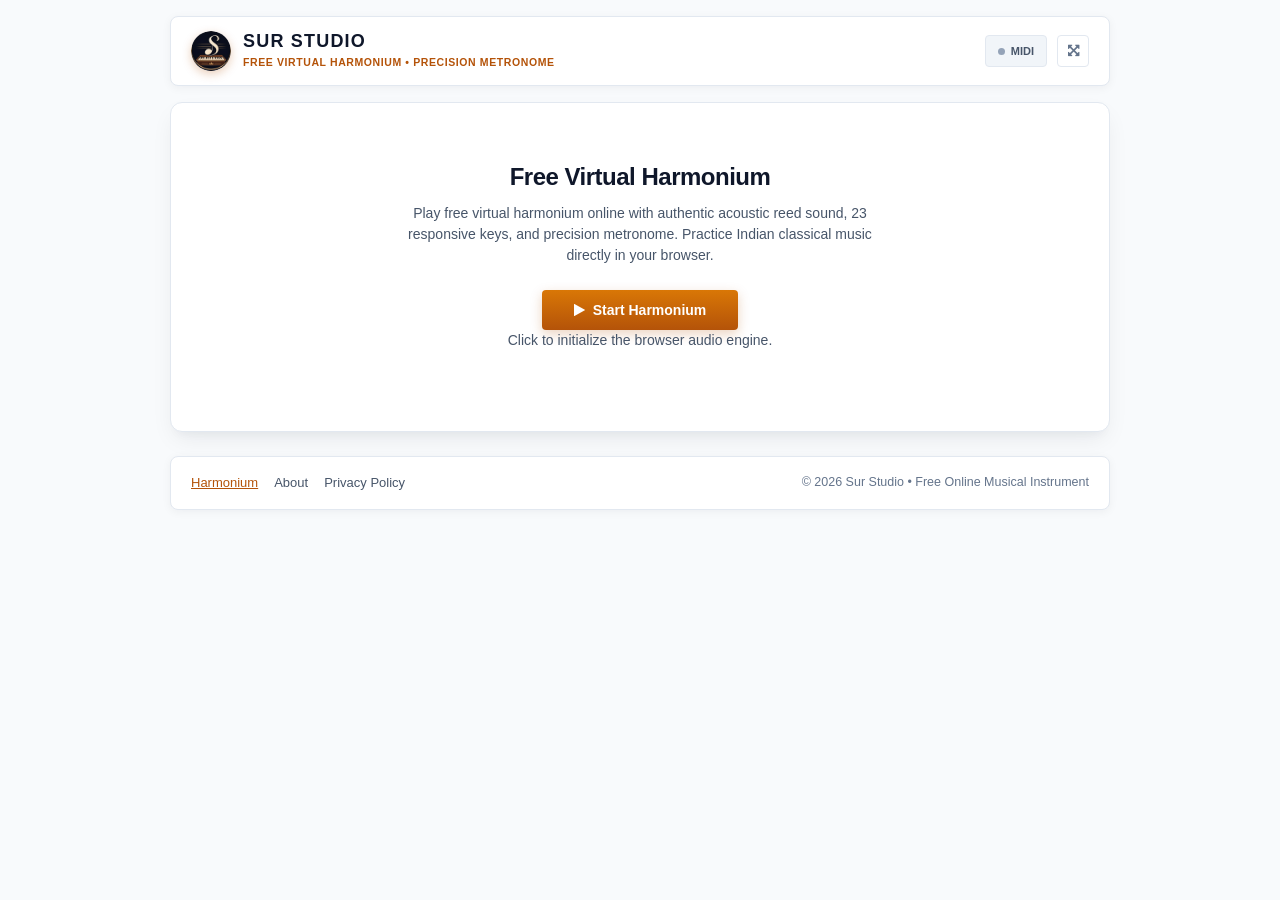
<file: index.html>
<!DOCTYPE html>
<html lang="en">

<head>
    <meta charset="utf-8">
    <meta name="viewport" content="width=device-width, initial-scale=1">
    <title>Free Virtual Harmonium | Sur Studio</title>
    <meta name="description" content="Play free virtual harmonium online with authentic acoustic reed sound, 23 responsive keys, and precision metronome. Practice Indian classical music with Sur Studio.">
    <link rel="canonical" href="https://ekvansh9-pixel.github.io/sur-studio-pro/">
    <meta name="robots" content="index, follow, max-snippet:-1, max-image-preview:large, max-video-preview:-1">

    <!-- Favicon & Touch Icons -->
    <link rel="icon" type="image/x-icon" href="favicon.ico">
    <link rel="icon" type="image/png" sizes="48x48" href="assets/favicon-48x48.png">
    <link rel="icon" type="image/png" sizes="96x96" href="assets/favicon-96x96.png">
    <link rel="icon" type="image/png" sizes="192x192" href="assets/icon-192.png">
    <link rel="apple-touch-icon" sizes="180x180" href="assets/apple-touch-icon.png">
    <link rel="manifest" href="site.webmanifest">
    <meta name="theme-color" content="#b45309">

    <!-- Open Graph / Facebook -->
    <meta property="og:type" content="website">
    <meta property="og:url" content="https://ekvansh9-pixel.github.io/sur-studio-pro/">
    <meta property="og:title" content="Free Virtual Harmonium | Sur Studio">
    <meta property="og:description" content="Play free virtual harmonium online with authentic acoustic reed sound, 23 responsive keys, and precision metronome. Practice Indian classical music with Sur Studio.">
    <meta property="og:site_name" content="Sur Studio">
    <meta property="og:locale" content="en_US">
    <meta property="og:image" content="https://ekvansh9-pixel.github.io/sur-studio-pro/assets/og-image.png">
    <meta property="og:image:width" content="1200">
    <meta property="og:image:height" content="630">
    <meta property="og:image:alt" content="Sur Studio – Free Virtual Harmonium">

    <!-- Twitter / X -->
    <meta name="twitter:card" content="summary_large_image">
    <meta name="twitter:url" content="https://ekvansh9-pixel.github.io/sur-studio-pro/">
    <meta name="twitter:title" content="Free Virtual Harmonium | Sur Studio">
    <meta name="twitter:description" content="Play free virtual harmonium online with authentic acoustic reed sound, 23 responsive keys, and precision metronome. Practice Indian classical music with Sur Studio.">
    <meta name="twitter:image" content="https://ekvansh9-pixel.github.io/sur-studio-pro/assets/og-image.png">

    <!-- Schema.org WebSite Structured Data (for Google Search Site Name) -->
    <script type="application/ld+json">
    {
      "@context": "https://schema.org",
      "@type": "WebSite",
      "name": "Sur Studio",
      "alternateName": "Sur Studio Virtual Harmonium",
      "url": "https://ekvansh9-pixel.github.io/sur-studio-pro/"
    }
    </script>

    <!-- Schema.org WebApplication Structured Data -->
    <script type="application/ld+json">
    {
      "@context": "https://schema.org",
      "@type": "WebApplication",
      "name": "Sur Studio",
      "alternateName": [
        "Sur Studio Virtual Harmonium",
        "Free Virtual Harmonium",
        "Online Harmonium",
        "Sur Studio Harmonium"
      ],
      "url": "https://ekvansh9-pixel.github.io/sur-studio-pro/",
      "description": "Play free virtual harmonium online with authentic acoustic reed sound, 23 responsive keys, and precision metronome. Practice Indian classical music with Sur Studio.",
      "applicationCategory": "MusicApplication",
      "operatingSystem": "All modern browsers (Chrome, Edge, Firefox, Safari)",
      "browserRequirements": "Requires JavaScript and Web Audio API support",
      "inLanguage": "en",
      "isAccessibleForFree": true,
      "offers": {
        "@type": "Offer",
        "price": "0",
        "priceCurrency": "USD"
      },
      "featureList": [
        "23-Key Virtual Harmonium Keyboard (Mandra, Madhya, Taar Saptak)",
        "Authentic acoustic harmonium multi-reed audio engine",
        "Procedural additive synthesis offline fallback",
        "Sample-accurate precision Web Audio metronome (30-240 BPM)",
        "Bhatkhande Indian Sargam and Western note notation modes",
        "Semitone pitch transposition and octave register shift",
        "Dynamic reed layering and 3-band tone equalization",
        "Acoustic convolution reverb and dynamics limiter",
        "Hardware Web MIDI controller support",
        "Custom audio sampler with sample file import"
      ]
    }
    </script>

    <!-- Security Meta Protections for Static Deployment -->
    <meta http-equiv="Content-Security-Policy" content="default-src 'self'; script-src 'self'; style-src 'self' https://cdnjs.cloudflare.com 'unsafe-inline'; font-src 'self' https://cdnjs.cloudflare.com; img-src 'self' data:; media-src 'self' https:; connect-src 'self' https:; object-src 'none'; base-uri 'self';">
    <meta name="referrer" content="strict-origin-when-cross-origin">

    <!-- Fonts & Icons with Subresource Integrity (SRI) -->
    <link rel="stylesheet" href="https://cdnjs.cloudflare.com/ajax/libs/font-awesome/4.7.0/css/font-awesome.min.css" integrity="sha512-SfTiTlX6kk+qitfevl/7LibUOeJWlt9rbyDn92a1DqWOw9vWG2MFoays0sgObmWazO5BQPiFucnnEAjpAB+/Sw==" crossorigin="anonymous" referrerpolicy="no-referrer">
    <link rel="stylesheet" href="css/style.css">
</head>

<body>

    <div class="app-wrapper">

        <!-- ── Top Header ─────────────────────────────────────────────── -->
        <header class="app-header">
            <div class="brand">
                <div class="brand-icon" title="Sur Studio">
                    <img src="assets/favicon-96x96.png" class="brand-logo-img" alt="Sur Studio Logo" width="40" height="40">
                </div>
                <div class="brand-text">
                    <h1 class="brand-title">SUR STUDIO</h1>
                    <span class="brand-sub">Free Virtual Harmonium &bull; Precision Metronome</span>
                </div>
            </div>

            <div class="header-actions">
                <span id="midiBadge" class="status-badge" title="MIDI Hardware Status">
                    <span class="dot"></span> MIDI
                </span>
                <button type="button" id="fullscreenBtn" class="icon-btn" title="Toggle Fullscreen" aria-label="Fullscreen">
                    <i class="fa fa-arrows-alt"></i>
                </button>
            </div>
        </header>

        <!-- ── Initial Audio Unlock Screen ────────────────────────────── -->
        <div id="loadScreen" class="start-card">
            <h2>Free Virtual Harmonium</h2>
            <p>Play free virtual harmonium online with authentic acoustic reed sound, 23 responsive keys, and precision metronome. Practice Indian classical music directly in your browser.</p>
            <button id="loadBtn" type="button" class="btn-primary">
                <i class="fa fa-play"></i> Start Harmonium
            </button>
            <p id="loadMsg" class="sub-text">Click to initialize the browser audio engine.</p>
        </div>

        <!-- ── Main Harmonium & Metronome Screen ──────────────────────── -->
        <main id="mainScreen" hidden>

            <!-- ── 1. The Harmonium Keyboard (Centerpiece) ─────────────── -->
            <section class="keyboard-card">
                <div class="keyboard-toolbar">
                    <div class="toolbar-spec">
                        <i class="fa fa-music"></i>
                        <span>23-Key Harmonium &bull; Mandra to Taar Saptak</span>
                    </div>
                    <!-- Label Mode Selector -->
                    <div class="label-mode-switch" id="labelModeSwitch">
                        <span class="switch-title">Key Labels:</span>
                        <button type="button" class="pill-btn active" data-mode="sargam">Sargam</button>
                        <button type="button" class="pill-btn" data-mode="western">Western</button>
                        <button type="button" class="pill-btn" data-mode="none">Off</button>
                    </div>
                </div>

                <!-- SVG Keyboard -->
                <svg id="keyboard" viewBox="-2 -2 298 104" role="group" aria-label="Harmonium Keyboard"></svg>
            </section>

            <!-- ── 2. Metronome Section ──────────────────────────────── -->
            <section class="metronome-card">
                <div class="card-head">
                    <div class="card-title">
                        <i class="fa fa-clock-o"></i> Metronome
                    </div>
                    <div id="metroLed" class="metro-led" title="Beat pulse"></div>
                </div>

                <div class="metro-grid">
                    <!-- Col 1: Start/Stop Button -->
                    <div class="metro-col metro-col-toggle">
                        <div class="item-label-row">
                            <span class="item-label">Status</span>
                        </div>
                        <button id="metroToggleBtn" type="button" class="btn-metro-toggle metro-ctrl-box">
                            <i class="fa fa-play"></i> Start
                        </button>
                    </div>

                    <!-- Col 2: BPM Controls -->
                    <div class="metro-col metro-col-bpm">
                        <div class="item-label-row">
                            <span class="item-label">Tempo</span>
                            <b id="bpmText" class="val-text">90 BPM</b>
                        </div>
                        <div class="stepper-box metro-ctrl-box">
                            <button type="button" class="btn-step" id="bpmDown" aria-label="Decrease BPM">-</button>
                            <input type="range" id="bpmSlider" class="range-slider" min="30" max="240" value="90" aria-label="BPM">
                            <button type="button" class="btn-step" id="bpmUp" aria-label="Increase BPM">+</button>
                        </div>
                    </div>

                    <!-- Col 3: Tap Tempo -->
                    <div class="metro-col metro-col-tap">
                        <div class="item-label-row">
                            <span class="item-label">Sync</span>
                        </div>
                        <button id="tapTempoBtn" type="button" class="btn-tap metro-ctrl-box">
                            <i class="fa fa-hand-pointer-o"></i> Tap Tempo
                        </button>
                    </div>

                    <!-- Col 4: Time Signature -->
                    <div class="metro-col metro-col-sig">
                        <div class="item-label-row">
                            <span class="item-label">Meter</span>
                        </div>
                        <select id="timeSigSelect" class="clean-select metro-ctrl-box" aria-label="Time signature">
                            <option value="4/4" selected>4/4 Time</option>
                            <option value="3/4">3/4 Waltz</option>
                            <option value="6/8">6/8 Compound</option>
                        </select>
                    </div>

                    <!-- Col 5: Metronome Volume -->
                    <div class="metro-col metro-col-vol">
                        <div class="item-label-row">
                            <span class="item-label">Click Vol</span>
                            <b id="metroVolText" class="val-text">50%</b>
                        </div>
                        <div class="slider-box metro-ctrl-box">
                            <input type="range" id="metroVolSlider" class="range-slider" min="0" max="100" value="50" aria-label="Metronome Volume">
                        </div>
                    </div>
                </div>
            </section>

            <!-- ── 3. Simple & Organized Instrument Controls ───────────── -->
            <div class="controls-grid">

                <!-- Panel 1: Sound & Master -->
                <div class="control-box">
                    <div class="box-title">
                        <span>Sound</span>
                    </div>

                    <!-- Row 1: Volume -->
                    <div class="control-row">
                        <div class="row-meta">
                            <span>Master Volume</span>
                            <span id="volumeLevel" class="val-text">30%</span>
                        </div>
                        <div class="row-control slider-wrap">
                            <input type="range" min="1" max="100" value="30" class="range-slider" id="myRange" aria-label="Master Volume">
                        </div>
                    </div>

                    <!-- Row 2: Reverb -->
                    <div class="control-row">
                        <div class="row-meta">
                            <span>Acoustic Reverb</span>
                            <label class="toggle-switch">
                                <input id="useReverb" type="checkbox" aria-label="Reverb">
                                <span class="toggle-slider"></span>
                            </label>
                        </div>
                        <div class="row-control">
                            <div class="info-pill"><i class="fa fa-volume-up"></i> Concert Hall Impulse</div>
                        </div>
                    </div>

                    <!-- Row 3: Additional Reeds Stepper -->
                    <div class="control-row">
                        <div class="row-meta">
                            <span>Additional Reeds</span>
                            <span id="stack" class="val-text">0</span>
                        </div>
                        <div class="row-control">
                            <div class="stepper-box">
                                <button type="button" class="btn-step" data-step="stack" data-delta="-1" aria-label="Fewer reeds">-</button>
                                <span class="step-label">Layered Reeds</span>
                                <button type="button" class="btn-step" data-step="stack" data-delta="1" aria-label="More reeds">+</button>
                            </div>
                        </div>
                    </div>
                </div>

                <!-- Panel 2: Pitch & Register -->
                <div class="control-box">
                    <div class="box-title">
                        <span>Pitch & Range</span>
                    </div>

                    <!-- Row 1: Transpose -->
                    <div class="control-row">
                        <div class="row-meta">
                            <span>Transpose: Root <b id="rootNote" style="color:var(--accent-amber);">C</b></span>
                            <span id="transpose" class="val-text">0</span>
                        </div>
                        <div class="row-control">
                            <div class="stepper-box">
                                <button type="button" class="btn-step" data-step="transpose" data-delta="-1" aria-label="Transpose down">-</button>
                                <span class="step-label">Semitone</span>
                                <button type="button" class="btn-step" data-step="transpose" data-delta="1" aria-label="Transpose up">+</button>
                            </div>
                        </div>
                    </div>

                    <!-- Row 2: Octave -->
                    <div class="control-row">
                        <div class="row-meta">
                            <span>Current Octave</span>
                            <span id="octave" class="val-text">3</span>
                        </div>
                        <div class="row-control">
                            <div class="stepper-box">
                                <button type="button" class="btn-step" data-step="octave" data-delta="-1" aria-label="Octave down">-</button>
                                <span class="step-label">Register</span>
                                <button type="button" class="btn-step" data-step="octave" data-delta="1" aria-label="Octave up">+</button>
                            </div>
                        </div>
                    </div>

                    <!-- Row 3: Concert Pitch Tuning -->
                    <div class="control-row">
                        <div class="row-meta">
                            <span>Concert Pitch</span>
                            <span class="val-text">A4 = 440 Hz</span>
                        </div>
                        <div class="row-control">
                            <div class="info-pill"><i class="fa fa-music"></i> Standard 12-TET Tuning</div>
                        </div>
                    </div>
                </div>

                <!-- Panel 3: Tone & Equalizer -->
                <div class="control-box">
                    <div class="box-title">
                        <span>Tone & Equalizer</span>
                        <button id="toneReset" type="button" class="btn-small-reset">Reset</button>
                    </div>

                    <!-- Row 1: Attack & Release -->
                    <div class="control-row">
                        <div class="row-meta">
                            <span>Attack: <b id="val-attack" class="val-text">2 ms</b></span>
                            <span>Release: <b id="val-release" class="val-text">40 ms</b></span>
                        </div>
                        <div class="row-control dual-inputs">
                            <input type="range" class="range-slider" data-setting="attack" min="0" max="200" step="1" value="2" title="Attack">
                            <input type="range" class="range-slider" data-setting="release" min="0" max="1000" step="5" value="40" title="Release">
                        </div>
                    </div>

                    <!-- Row 2: 3-Band EQ -->
                    <div class="control-row">
                        <div class="row-meta">
                            <span>Bass / Mid / Treble</span>
                            <span id="val-eqLow" class="val-text">0 dB</span>
                        </div>
                        <div class="row-control triple-inputs">
                            <input type="range" class="range-slider" data-setting="eqLow" min="-12" max="12" step="1" value="0" title="Bass">
                            <input type="range" class="range-slider" data-setting="eqMid" min="-12" max="12" step="1" value="0" title="Mid">
                            <input type="range" class="range-slider" data-setting="eqHigh" min="-12" max="12" step="1" value="0" title="Treble">
                        </div>
                    </div>

                    <!-- Row 3: Tone Character -->
                    <div class="control-row">
                        <div class="row-meta">
                            <span>Tone Character</span>
                            <span class="val-text">Harmonic</span>
                        </div>
                        <div class="row-control">
                            <div class="info-pill"><i class="fa fa-sliders"></i> Dynamic Reed Filter</div>
                        </div>
                    </div>
                </div>

                <!-- Panel 4: MIDI Hardware -->
                <div class="control-box">
                    <div class="box-title">
                        <span>MIDI Keyboard</span>
                        <button id="midiRefresh" type="button" class="btn-small-reset" title="Refresh MIDI ports">
                            <i class="fa fa-refresh"></i>
                        </button>
                    </div>

                    <!-- Row 1: Port -->
                    <div class="control-row">
                        <div class="row-meta">
                            <span>Device Port</span>
                            <span id="midiStatus" class="val-text">Inactive</span>
                        </div>
                        <div class="row-control">
                            <select id="midiInputDevices" class="clean-select" aria-label="MIDI input device">
                                <option value="all">All inputs</option>
                            </select>
                        </div>
                    </div>

                    <!-- Row 2: Mode -->
                    <div class="control-row">
                        <div class="row-meta">
                            <span>Input Mode</span>
                            <span class="val-text">Omni (Ch 1–16)</span>
                        </div>
                        <div class="row-control">
                            <div class="info-pill"><i class="fa fa-plug"></i> Note-On / Note-Off / CC7</div>
                        </div>
                    </div>

                    <!-- Row 3: Activity Monitor -->
                    <div class="control-row">
                        <div class="row-meta">
                            <span>Activity Monitor</span>
                            <span class="val-text">Live</span>
                        </div>
                        <div class="row-control">
                            <div class="activity-box">
                                <p id="midiActivity" class="midi-msg-text">No messages received.</p>
                            </div>
                        </div>
                    </div>
                </div>

            </div>

            <!-- ── 4. Custom Sampler (Clean Collapsible Accordion) ──────── -->
            <details class="sampler-accordion">
                <summary class="accordion-head">
                    <i class="fa fa-cog"></i> Custom Audio Sampler (Optional)
                </summary>
                <div class="accordion-body">
                    <p style="font-size: 12px; color: var(--text-muted); margin-bottom: 8px;">
                        Load custom sample URLs: <code>URL note [loopStart] [loopEnd]</code>
                    </p>
                    <textarea id="samplerUrls" class="clean-textarea" rows="3" placeholder="https://example.com/harmonium_C3.wav C3&#10;https://example.com/harmonium_G3.wav G3 0.8"></textarea>
                    
                    <div style="display: flex; gap: 8px; margin: 10px 0;">
                        <button id="samplerApply" type="button" class="btn-action">Load Samples</button>
                        <button id="samplerReset" type="button" class="btn-secondary">Use Built-in</button>
                    </div>

                    <div class="sampler-file-upload">
                        <span class="file-prompt">Or load audio files from device (must include note pitch in name, e.g. <code>harmonium_D4.wav</code>):</span>
                        <input type="file" id="samplerFiles" accept="audio/*" multiple class="clean-file-input">
                    </div>

                    <div id="samplerStatus" class="sampler-status-pill">
                        <i class="fa fa-check-circle"></i> Using the built-in harmonium sample.
                    </div>
                </div>
            </details>

        </main>

        <!-- ── Site Footer ─────────────────────────────────────────── -->
        <footer class="site-footer">
            <nav class="footer-nav" aria-label="Footer Navigation">
                <a href="./" class="footer-link active" title="Play Harmonium">Harmonium</a>
                <a href="about.html" class="footer-link" title="About Sur Studio">About</a>
                <a href="privacy.html" class="footer-link" title="Privacy Policy">Privacy Policy</a>
            </nav>
            <div class="footer-copy">
                &copy; 2026 Sur Studio &bull; Free Online Musical Instrument
            </div>
        </footer>

    </div>

    <!-- Application Scripts -->
    <script src="js/procedural-harmonium.js"></script>
    <script src="js/audio-engine.js"></script>
    <script src="js/metronome-engine.js"></script>
    <script src="js/midi-manager.js"></script>
    <script src="js/keyboard-view.js"></script>
    <script src="js/app.js"></script>

</body>

</html>
</file>
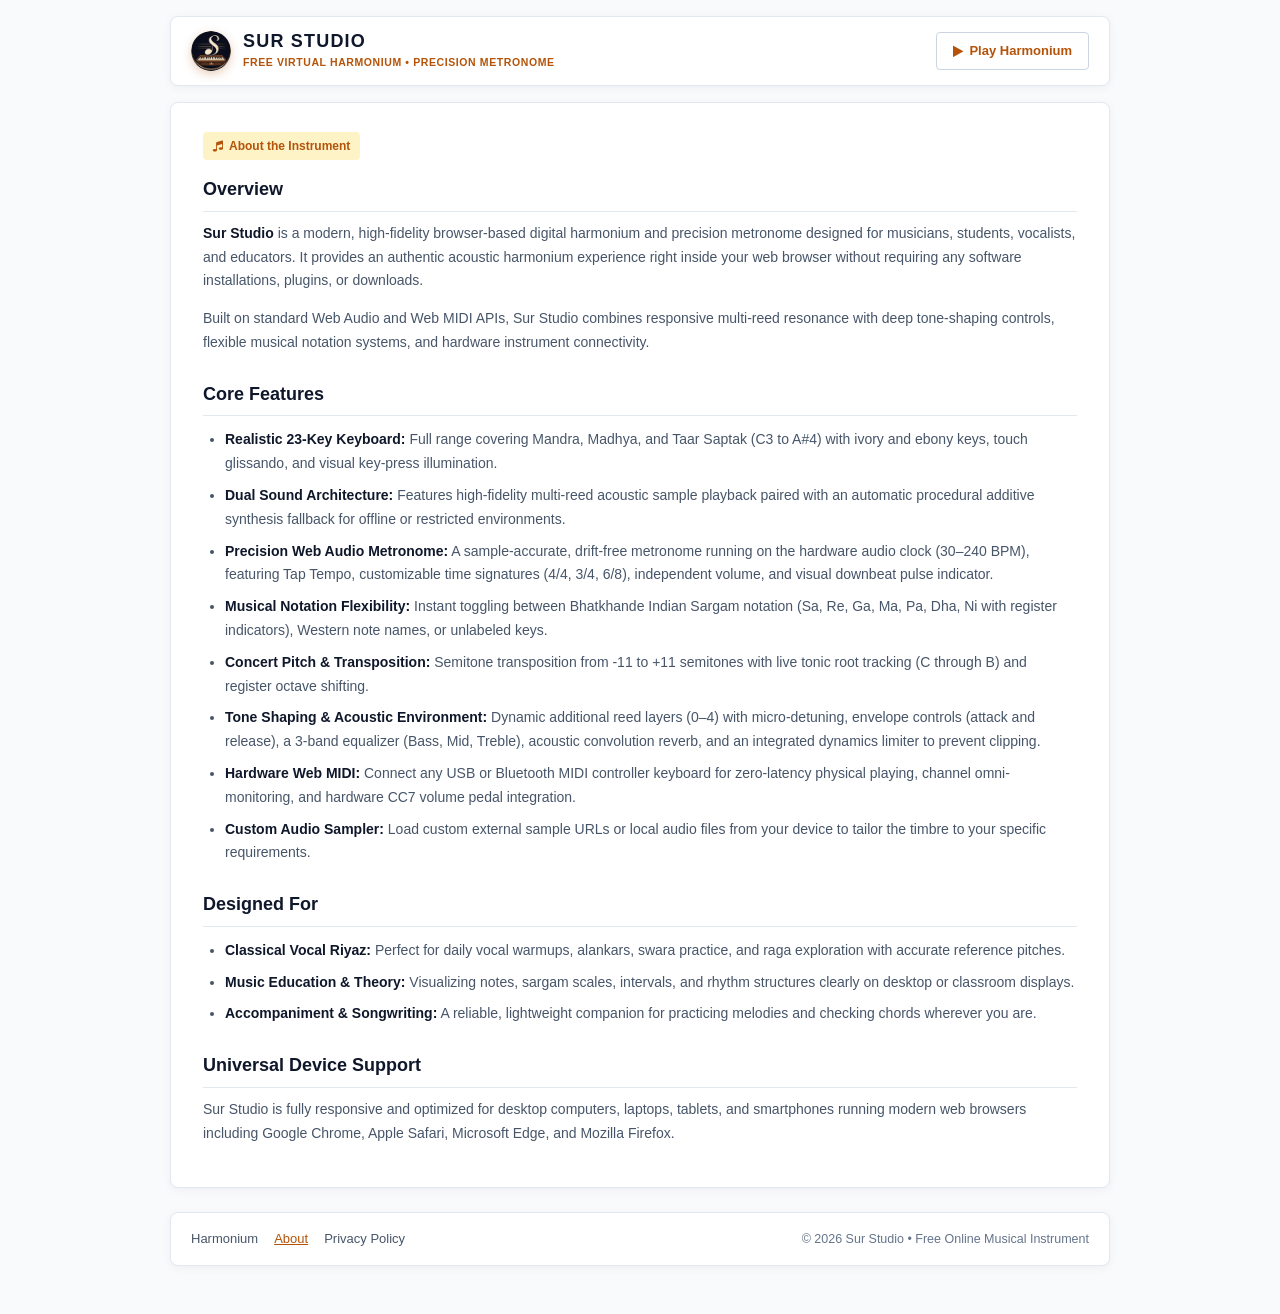
<file: about.html>
<!DOCTYPE html>
<html lang="en">

<head>
    <meta charset="utf-8">
    <meta name="viewport" content="width=device-width, initial-scale=1">
    <title>About Sur Studio – Free Online Harmonium & Metronome</title>
    <meta name="description" content="Learn about Sur Studio, a free online digital harmonium designed for classical Indian music practice, vocalists, and keyboard players. Play directly in your browser.">
    <link rel="canonical" href="https://ekvansh9-pixel.github.io/sur-studio-pro/about.html">
    <meta name="robots" content="index, follow">

    <!-- Favicon & Touch Icons -->
    <link rel="icon" type="image/x-icon" href="favicon.ico">
    <link rel="icon" type="image/png" sizes="48x48" href="assets/favicon-48x48.png">
    <link rel="icon" type="image/png" sizes="96x96" href="assets/favicon-96x96.png">
    <link rel="icon" type="image/png" sizes="192x192" href="assets/icon-192.png">
    <link rel="apple-touch-icon" sizes="180x180" href="assets/apple-touch-icon.png">
    <link rel="manifest" href="site.webmanifest">
    <meta name="theme-color" content="#b45309">

    <!-- Open Graph / Facebook -->
    <meta property="og:type" content="article">
    <meta property="og:url" content="https://ekvansh9-pixel.github.io/sur-studio-pro/about.html">
    <meta property="og:title" content="About Sur Studio – Free Online Harmonium & Metronome">
    <meta property="og:description" content="Learn about Sur Studio, a free online digital harmonium designed for classical Indian music practice, vocalists, and keyboard players. Play directly in your browser.">
    <meta property="og:site_name" content="Sur Studio">
    <meta property="og:image" content="https://ekvansh9-pixel.github.io/sur-studio-pro/assets/og-image.png">

    <!-- Twitter / X -->
    <meta name="twitter:card" content="summary_large_image">
    <meta name="twitter:url" content="https://ekvansh9-pixel.github.io/sur-studio-pro/about.html">
    <meta name="twitter:title" content="About Sur Studio – Free Online Harmonium & Metronome">
    <meta name="twitter:description" content="Learn about Sur Studio, a free online digital harmonium designed for classical Indian music practice, vocalists, and keyboard players. Play directly in your browser.">
    <meta name="twitter:image" content="https://ekvansh9-pixel.github.io/sur-studio-pro/assets/og-image.png">

    <!-- Security Meta Protections for Static Deployment -->
    <meta http-equiv="Content-Security-Policy" content="default-src 'self'; script-src 'self'; style-src 'self' https://cdnjs.cloudflare.com 'unsafe-inline'; font-src 'self' https://cdnjs.cloudflare.com; img-src 'self' data:; media-src 'self' https:; connect-src 'self' https:; object-src 'none'; base-uri 'self';">
    <meta name="referrer" content="strict-origin-when-cross-origin">

    <!-- Fonts & Icons with Subresource Integrity (SRI) -->
    <link rel="stylesheet" href="https://cdnjs.cloudflare.com/ajax/libs/font-awesome/4.7.0/css/font-awesome.min.css" integrity="sha512-SfTiTlX6kk+qitfevl/7LibUOeJWlt9rbyDn92a1DqWOw9vWG2MFoays0sgObmWazO5BQPiFucnnEAjpAB+/Sw==" crossorigin="anonymous" referrerpolicy="no-referrer">
    <link rel="stylesheet" href="css/style.css">
</head>

<body>

    <div class="app-wrapper">

        <!-- ── Top Header ─────────────────────────────────────────────── -->
        <header class="app-header">
            <div class="brand">
                <a href="./" style="display: flex; align-items: center; gap: 12px; text-decoration: none; color: inherit;">
                    <div class="brand-icon" title="Sur Studio">
                        <img src="assets/favicon-96x96.png" class="brand-logo-img" alt="Sur Studio Logo" width="40" height="40">
                    </div>
                    <div class="brand-text">
                        <h1 class="brand-title">SUR STUDIO</h1>
                        <span class="brand-sub">Free Virtual Harmonium &bull; Precision Metronome</span>
                    </div>
                </a>
            </div>

            <div class="header-actions">
                <a href="./" class="back-btn" title="Back to Harmonium">
                    <i class="fa fa-play"></i> Play Harmonium
                </a>
            </div>
        </header>

        <!-- ── About Content ───────────────────────────────────────────── -->
        <main>
            <article class="content-card">
                <div class="badge-pill">
                    <i class="fa fa-music"></i> About the Instrument
                </div>
                <h2>Overview</h2>
                <p>
                    <strong>Sur Studio</strong> is a modern, high-fidelity browser-based digital harmonium and precision metronome designed for musicians, students, vocalists, and educators. It provides an authentic acoustic harmonium experience right inside your web browser without requiring any software installations, plugins, or downloads.
                </p>
                <p>
                    Built on standard Web Audio and Web MIDI APIs, Sur Studio combines responsive multi-reed resonance with deep tone-shaping controls, flexible musical notation systems, and hardware instrument connectivity.
                </p>

                <h2>Core Features</h2>
                <ul>
                    <li>
                        <strong>Realistic 23-Key Keyboard:</strong> Full range covering Mandra, Madhya, and Taar Saptak (C3 to A#4) with ivory and ebony keys, touch glissando, and visual key-press illumination.
                    </li>
                    <li>
                        <strong>Dual Sound Architecture:</strong> Features high-fidelity multi-reed acoustic sample playback paired with an automatic procedural additive synthesis fallback for offline or restricted environments.
                    </li>
                    <li>
                        <strong>Precision Web Audio Metronome:</strong> A sample-accurate, drift-free metronome running on the hardware audio clock (30–240 BPM), featuring Tap Tempo, customizable time signatures (4/4, 3/4, 6/8), independent volume, and visual downbeat pulse indicator.
                    </li>
                    <li>
                        <strong>Musical Notation Flexibility:</strong> Instant toggling between Bhatkhande Indian Sargam notation (Sa, Re, Ga, Ma, Pa, Dha, Ni with register indicators), Western note names, or unlabeled keys.
                    </li>
                    <li>
                        <strong>Concert Pitch & Transposition:</strong> Semitone transposition from -11 to +11 semitones with live tonic root tracking (C through B) and register octave shifting.
                    </li>
                    <li>
                        <strong>Tone Shaping & Acoustic Environment:</strong> Dynamic additional reed layers (0–4) with micro-detuning, envelope controls (attack and release), a 3-band equalizer (Bass, Mid, Treble), acoustic convolution reverb, and an integrated dynamics limiter to prevent clipping.
                    </li>
                    <li>
                        <strong>Hardware Web MIDI:</strong> Connect any USB or Bluetooth MIDI controller keyboard for zero-latency physical playing, channel omni-monitoring, and hardware CC7 volume pedal integration.
                    </li>
                    <li>
                        <strong>Custom Audio Sampler:</strong> Load custom external sample URLs or local audio files from your device to tailor the timbre to your specific requirements.
                    </li>
                </ul>

                <h2>Designed For</h2>
                <ul>
                    <li>
                        <strong>Classical Vocal Riyaz:</strong> Perfect for daily vocal warmups, alankars, swara practice, and raga exploration with accurate reference pitches.
                    </li>
                    <li>
                        <strong>Music Education & Theory:</strong> Visualizing notes, sargam scales, intervals, and rhythm structures clearly on desktop or classroom displays.
                    </li>
                    <li>
                        <strong>Accompaniment & Songwriting:</strong> A reliable, lightweight companion for practicing melodies and checking chords wherever you are.
                    </li>
                </ul>

                <h2>Universal Device Support</h2>
                <p>
                    Sur Studio is fully responsive and optimized for desktop computers, laptops, tablets, and smartphones running modern web browsers including Google Chrome, Apple Safari, Microsoft Edge, and Mozilla Firefox.
                </p>
            </article>
        </main>

        <!-- ── Site Footer ─────────────────────────────────────────── -->
        <footer class="site-footer">
            <nav class="footer-nav" aria-label="Footer Navigation">
                <a href="./" class="footer-link" title="Play Harmonium">Harmonium</a>
                <a href="about.html" class="footer-link active" title="About Sur Studio">About</a>
                <a href="privacy.html" class="footer-link" title="Privacy Policy">Privacy Policy</a>
            </nav>
            <div class="footer-copy">
                &copy; 2026 Sur Studio &bull; Free Online Musical Instrument
            </div>
        </footer>

    </div>

</body>

</html>
</file>
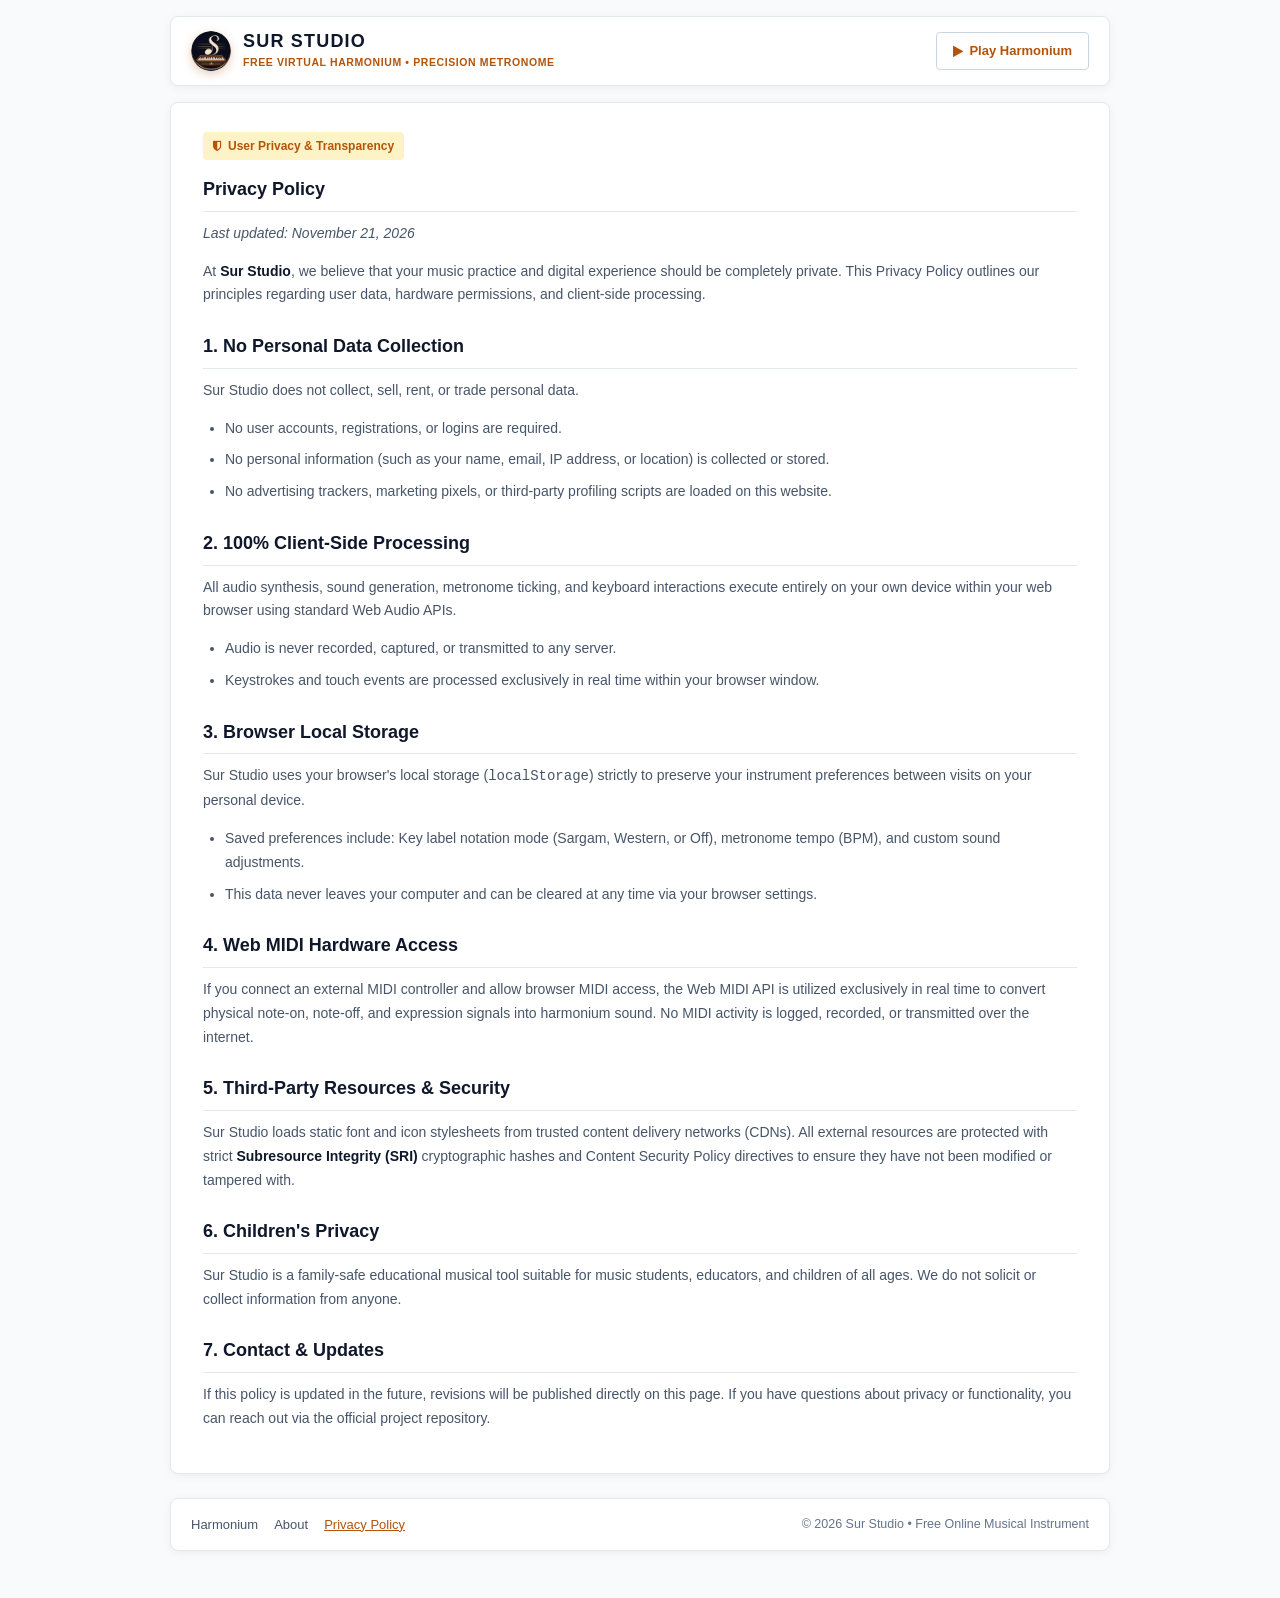
<file: privacy.html>
<!DOCTYPE html>
<html lang="en">

<head>
    <meta charset="utf-8">
    <meta name="viewport" content="width=device-width, initial-scale=1">
    <title>Privacy Policy – Sur Studio</title>
    <meta name="description" content="Privacy Policy for Sur Studio. Learn how your privacy is protected when using our online digital harmonium.">
    <link rel="canonical" href="https://ekvansh9-pixel.github.io/sur-studio-pro/privacy.html">
    <meta name="robots" content="index, follow">

    <!-- Favicon & Touch Icons -->
    <link rel="icon" type="image/x-icon" href="favicon.ico">
    <link rel="icon" type="image/png" sizes="48x48" href="assets/favicon-48x48.png">
    <link rel="icon" type="image/png" sizes="96x96" href="assets/favicon-96x96.png">
    <link rel="icon" type="image/png" sizes="192x192" href="assets/icon-192.png">
    <link rel="apple-touch-icon" sizes="180x180" href="assets/apple-touch-icon.png">
    <link rel="manifest" href="site.webmanifest">
    <meta name="theme-color" content="#b45309">

    <!-- Open Graph / Facebook -->
    <meta property="og:type" content="article">
    <meta property="og:url" content="https://ekvansh9-pixel.github.io/sur-studio-pro/privacy.html">
    <meta property="og:title" content="Privacy Policy – Sur Studio">
    <meta property="og:description" content="Privacy Policy for Sur Studio. Learn how your privacy is protected when using our online digital harmonium.">
    <meta property="og:site_name" content="Sur Studio">
    <meta property="og:image" content="https://ekvansh9-pixel.github.io/sur-studio-pro/assets/og-image.png">

    <!-- Twitter / X -->
    <meta name="twitter:card" content="summary_large_image">
    <meta name="twitter:url" content="https://ekvansh9-pixel.github.io/sur-studio-pro/privacy.html">
    <meta name="twitter:title" content="Privacy Policy – Sur Studio">
    <meta name="twitter:description" content="Privacy Policy for Sur Studio. Learn how your privacy is protected when using our online digital harmonium.">
    <meta name="twitter:image" content="https://ekvansh9-pixel.github.io/sur-studio-pro/assets/og-image.png">

    <!-- Security Meta Protections for Static Deployment -->
    <meta http-equiv="Content-Security-Policy" content="default-src 'self'; script-src 'self'; style-src 'self' https://cdnjs.cloudflare.com 'unsafe-inline'; font-src 'self' https://cdnjs.cloudflare.com; img-src 'self' data:; media-src 'self' https:; connect-src 'self' https:; object-src 'none'; base-uri 'self';">
    <meta name="referrer" content="strict-origin-when-cross-origin">

    <!-- Fonts & Icons with Subresource Integrity (SRI) -->
    <link rel="stylesheet" href="https://cdnjs.cloudflare.com/ajax/libs/font-awesome/4.7.0/css/font-awesome.min.css" integrity="sha512-SfTiTlX6kk+qitfevl/7LibUOeJWlt9rbyDn92a1DqWOw9vWG2MFoays0sgObmWazO5BQPiFucnnEAjpAB+/Sw==" crossorigin="anonymous" referrerpolicy="no-referrer">
    <link rel="stylesheet" href="css/style.css">
</head>

<body>

    <div class="app-wrapper">

        <!-- ── Top Header ─────────────────────────────────────────────── -->
        <header class="app-header">
            <div class="brand">
                <a href="./" style="display: flex; align-items: center; gap: 12px; text-decoration: none; color: inherit;">
                    <div class="brand-icon" title="Sur Studio">
                        <img src="assets/favicon-96x96.png" class="brand-logo-img" alt="Sur Studio Logo" width="40" height="40">
                    </div>
                    <div class="brand-text">
                        <h1 class="brand-title">SUR STUDIO</h1>
                        <span class="brand-sub">Free Virtual Harmonium &bull; Precision Metronome</span>
                    </div>
                </a>
            </div>

            <div class="header-actions">
                <a href="./" class="back-btn" title="Back to Harmonium">
                    <i class="fa fa-play"></i> Play Harmonium
                </a>
            </div>
        </header>

        <!-- ── Privacy Policy Content ─────────────────────────────────── -->
        <main>
            <article class="content-card">
                <div class="badge-pill">
                    <i class="fa fa-shield"></i> User Privacy & Transparency
                </div>
                <h2>Privacy Policy</h2>
                <p><em>Last updated: November 21, 2026</em></p>

                <p>
                    At <strong>Sur Studio</strong>, we believe that your music practice and digital experience should be completely private. This Privacy Policy outlines our principles regarding user data, hardware permissions, and client-side processing.
                </p>

                <h2>1. No Personal Data Collection</h2>
                <p>
                    Sur Studio does not collect, sell, rent, or trade personal data.
                </p>
                <ul>
                    <li>No user accounts, registrations, or logins are required.</li>
                    <li>No personal information (such as your name, email, IP address, or location) is collected or stored.</li>
                    <li>No advertising trackers, marketing pixels, or third-party profiling scripts are loaded on this website.</li>
                </ul>

                <h2>2. 100% Client-Side Processing</h2>
                <p>
                    All audio synthesis, sound generation, metronome ticking, and keyboard interactions execute entirely on your own device within your web browser using standard Web Audio APIs.
                </p>
                <ul>
                    <li>Audio is never recorded, captured, or transmitted to any server.</li>
                    <li>Keystrokes and touch events are processed exclusively in real time within your browser window.</li>
                </ul>

                <h2>3. Browser Local Storage</h2>
                <p>
                    Sur Studio uses your browser's local storage (<code>localStorage</code>) strictly to preserve your instrument preferences between visits on your personal device.
                </p>
                <ul>
                    <li>Saved preferences include: Key label notation mode (Sargam, Western, or Off), metronome tempo (BPM), and custom sound adjustments.</li>
                    <li>This data never leaves your computer and can be cleared at any time via your browser settings.</li>
                </ul>

                <h2>4. Web MIDI Hardware Access</h2>
                <p>
                    If you connect an external MIDI controller and allow browser MIDI access, the Web MIDI API is utilized exclusively in real time to convert physical note-on, note-off, and expression signals into harmonium sound. No MIDI activity is logged, recorded, or transmitted over the internet.
                </p>

                <h2>5. Third-Party Resources & Security</h2>
                <p>
                    Sur Studio loads static font and icon stylesheets from trusted content delivery networks (CDNs). All external resources are protected with strict <strong>Subresource Integrity (SRI)</strong> cryptographic hashes and Content Security Policy directives to ensure they have not been modified or tampered with.
                </p>

                <h2>6. Children's Privacy</h2>
                <p>
                    Sur Studio is a family-safe educational musical tool suitable for music students, educators, and children of all ages. We do not solicit or collect information from anyone.
                </p>

                <h2>7. Contact & Updates</h2>
                <p>
                    If this policy is updated in the future, revisions will be published directly on this page. If you have questions about privacy or functionality, you can reach out via the official project repository.
                </p>
            </article>
        </main>

        <!-- ── Site Footer ─────────────────────────────────────────── -->
        <footer class="site-footer">
            <nav class="footer-nav" aria-label="Footer Navigation">
                <a href="./" class="footer-link" title="Play Harmonium">Harmonium</a>
                <a href="about.html" class="footer-link" title="About Sur Studio">About</a>
                <a href="privacy.html" class="footer-link active" title="Privacy Policy">Privacy Policy</a>
            </nav>
            <div class="footer-copy">
                &copy; 2026 Sur Studio &bull; Free Online Musical Instrument
            </div>
        </footer>

    </div>

</body>

</html>
</file>
<file: css/style.css>
/* ==========================================================================
   SUR STUDIO — Modern Digital Harmonium & Metronome
   Clean, Professional, Light Studio Design
   Palette: Light Studio Canvas, Crisp White Cards, Warm Ivory & Ebony Keys,
            Teak Wood Framing, Muted Warm Amber Accents, Deep Slate Typography
   ========================================================================== */

:root {
    /* Studio Light Theme Surfaces */
    --bg-base: #f8fafc;
    --bg-card: #ffffff;
    --bg-card-subtle: #f1f5f9;
    --bg-input: #f8fafc;

    /* Borders */
    --border-light: #e2e8f0;
    --border-medium: #cbd5e1;
    --border-focus: #b45309;

    /* Accents (Warm Amber Teak / Brass) */
    --accent-amber: #b45309;
    --accent-amber-bright: #d97706;
    --accent-amber-subtle: #fef3c7;
    --accent-blue: #2563eb;

    /* Typography (High Contrast Deep Slate) */
    --text-primary: #0f172a;
    --text-secondary: #475569;
    --text-muted: #64748b;
    --text-faint: #94a3b8;

    /* Radii & Shadows */
    --radius-sm: 4px;
    --radius-md: 8px;
    --radius-lg: 12px;
    --shadow-card: 0 2px 10px rgba(15, 23, 42, 0.05);
    --shadow-elevated: 0 10px 25px -5px rgba(15, 23, 42, 0.08), 0 8px 10px -6px rgba(15, 23, 42, 0.04);
}

[hidden] {
    display: none !important;
}

* {
    box-sizing: border-box;
    margin: 0;
    padding: 0;
    -webkit-tap-highlight-color: transparent;
}

body {
    background-color: var(--bg-base);
    color: var(--text-primary);
    font-family: -apple-system, BlinkMacSystemFont, "Segoe UI", Roboto, "Helvetica Neue", Arial, sans-serif;
    min-height: 100vh;
    line-height: 1.5;
    -webkit-font-smoothing: antialiased;
}

.app-wrapper {
    max-width: 980px;
    margin: 0 auto;
    padding: 16px 20px 48px 20px;
}

/* ── Top Header ─────────────────────────────────────────────── */
.app-header {
    display: flex;
    align-items: center;
    justify-content: space-between;
    padding: 14px 20px;
    background: var(--bg-card);
    border: 1px solid var(--border-light);
    border-radius: var(--radius-md);
    margin-bottom: 16px;
    box-shadow: var(--shadow-card);
}

.brand {
    display: flex;
    align-items: center;
    gap: 12px;
}

.brand-icon {
    width: 40px;
    height: 40px;
    display: flex;
    align-items: center;
    justify-content: center;
    flex-shrink: 0;
}

.brand-logo-svg,
.brand-logo-img {
    display: block;
    width: 40px;
    height: 40px;
    border-radius: 50%;
    box-shadow: 0 3px 10px rgba(180, 83, 9, 0.28);
    transition: transform 0.2s ease, box-shadow 0.2s ease;
    object-fit: cover;
}

.brand:hover .brand-logo-svg,
.brand:hover .brand-logo-img {
    transform: translateY(-1px);
    box-shadow: 0 4px 14px rgba(180, 83, 9, 0.35);
}

.brand-text {
    display: flex;
    flex-direction: column;
    justify-content: center;
}

.brand-title-wrap {
    display: flex;
    align-items: center;
    gap: 8px;
}

.brand-title {
    font-size: 18px;
    font-weight: 800;
    letter-spacing: 1.2px;
    color: var(--text-primary);
    line-height: 1.2;
}

.brand-sub {
    font-size: 10.5px;
    font-weight: 600;
    color: var(--accent-amber);
    text-transform: uppercase;
    letter-spacing: 0.6px;
    white-space: nowrap;
    margin-top: 2px;
}

.header-actions {
    display: flex;
    align-items: center;
    gap: 10px;
}

.status-badge {
    height: 32px;
    display: inline-flex;
    align-items: center;
    justify-content: center;
    gap: 6px;
    padding: 0 12px;
    background: var(--bg-card-subtle);
    border: 1px solid var(--border-light);
    border-radius: var(--radius-sm);
    font-size: 11px;
    font-weight: 600;
    color: var(--text-secondary);
    box-sizing: border-box;
    line-height: 1;
}

.status-badge .dot {
    width: 7px;
    height: 7px;
    border-radius: 50%;
    background-color: var(--text-faint);
}

.status-badge.active {
    background: #ecfdf5;
    border-color: #a7f3d0;
    color: #065f46;
}

.status-badge.active .dot {
    background-color: #10b981;
    box-shadow: 0 0 6px #10b981;
}

.icon-btn {
    width: 32px;
    height: 32px;
    background: var(--bg-card);
    border: 1px solid var(--border-light);
    border-radius: var(--radius-sm);
    color: var(--text-muted);
    cursor: pointer;
    display: inline-flex;
    align-items: center;
    justify-content: center;
    transition: all 0.2s ease;
    box-sizing: border-box;
}

.icon-btn:hover {
    color: var(--text-primary);
    border-color: var(--border-medium);
    background: var(--bg-card-subtle);
}

/* ── Start / Unlock Screen ──────────────────────────────────── */
.start-card {
    background: var(--bg-card);
    border: 1px solid var(--border-light);
    border-radius: var(--radius-lg);
    padding: 56px 24px;
    text-align: center;
    margin-bottom: 24px;
    box-shadow: var(--shadow-elevated);
}

.start-card h2 {
    font-size: 24px;
    font-weight: 700;
    color: var(--text-primary);
    margin-bottom: 8px;
    letter-spacing: -0.5px;
}

.start-card p {
    color: var(--text-secondary);
    font-size: 14px;
    max-width: 480px;
    margin: 0 auto 24px auto;
}

.btn-primary {
    display: inline-flex;
    align-items: center;
    gap: 8px;
    background: linear-gradient(180deg, #d97706 0%, #b45309 100%);
    color: #ffffff;
    border: none;
    font-size: 14px;
    font-weight: 600;
    padding: 12px 32px;
    border-radius: var(--radius-sm);
    cursor: pointer;
    box-shadow: 0 4px 12px rgba(180, 83, 9, 0.25);
    transition: all 0.15s ease;
}

.btn-primary:hover {
    filter: brightness(1.08);
    transform: translateY(-1px);
    box-shadow: 0 6px 16px rgba(180, 83, 9, 0.35);
}

.btn-primary:active {
    transform: translateY(1px);
}

.sub-text {
    font-size: 12px;
    color: var(--text-muted);
    margin-top: 14px;
}

/* ── 1. Harmonium Keyboard Centerpiece ──────────────────────── */
.keyboard-card {
    background: #ffffff;
    border: 1px solid var(--border-light);
    border-radius: var(--radius-lg);
    padding: 16px 20px 24px 20px;
    box-shadow: var(--shadow-elevated);
    margin-bottom: 16px;
}

.keyboard-toolbar {
    display: flex;
    align-items: center;
    justify-content: space-between;
    margin-bottom: 14px;
}

.toolbar-spec {
    display: inline-flex;
    align-items: center;
    gap: 8px;
    font-size: 12px;
    font-weight: 600;
    color: var(--text-secondary);
}

.toolbar-spec i {
    color: var(--accent-amber);
    font-size: 13px;
}

/* Label Mode Selector Switcher */
.label-mode-switch {
    display: inline-flex;
    align-items: center;
    gap: 3px;
    background: var(--bg-card-subtle);
    border: 1px solid var(--border-light);
    border-radius: var(--radius-sm);
    padding: 3px 4px;
    height: 32px;
    box-sizing: border-box;
}

.switch-title {
    font-size: 11px;
    font-weight: 700;
    color: var(--text-muted);
    padding: 0 6px 0 4px;
    text-transform: uppercase;
    letter-spacing: 0.5px;
    line-height: 1;
    display: inline-flex;
    align-items: center;
}

.pill-btn {
    background: transparent;
    border: none;
    color: var(--text-secondary);
    font-size: 11px;
    font-weight: 600;
    padding: 0 10px;
    height: 24px;
    line-height: 24px;
    border-radius: 3px;
    cursor: pointer;
    transition: all 0.15s ease;
    display: inline-flex;
    align-items: center;
    justify-content: center;
}

.pill-btn:hover {
    color: var(--text-primary);
}

.pill-btn.active {
    background: #ffffff;
    color: var(--accent-amber);
    box-shadow: 0 1px 3px rgba(0, 0, 0, 0.12);
    font-weight: 700;
}

/* SVG Keyboard Casing & Styling */
#keyboard {
    display: block;
    width: 100%;
    max-width: 960px;
    height: auto;
    margin: 0 auto;
    touch-action: none;
    user-select: none;
    -webkit-user-select: none;
    background: linear-gradient(180deg, #2a1c12 0%, #1e130a 100%);
    border: 2px solid #3d2a1b;
    border-radius: 6px;
    box-shadow: inset 0 2px 8px rgba(0,0,0,0.7), 0 8px 24px rgba(15, 23, 42, 0.2);
    padding: 2px;
}

#keyboard text {
    pointer-events: none;
    user-select: none;
    -webkit-user-select: none;
    dominant-baseline: central;
}

/* White Keys */
.key.white {
    fill: url(#whiteKeyGrad);
    stroke: #cbd5e1;
    stroke-width: 0.6;
    cursor: pointer;
    transition: fill 0.05s ease;
}

/* Black Keys */
.key.black {
    fill: url(#blackKeyGrad);
    stroke: #090a0c;
    stroke-width: 0.6;
    cursor: pointer;
    transition: fill 0.05s ease;
}

@media (hover: hover) {
    .key.white:hover { fill: #f8fafc; }
    .key.black:hover { fill: #262930; }
}

/* Key Active (Pressed) Highlight */
.key.white.active {
    fill: #fef3c7 !important;
    stroke: #d97706 !important;
    stroke-width: 1.4;
    filter: drop-shadow(0 0 6px rgba(217, 119, 6, 0.35));
}

.key.black.active {
    fill: #2d2a23 !important;
    stroke: #d97706 !important;
    stroke-width: 1.4;
    filter: drop-shadow(0 0 8px rgba(217, 119, 6, 0.45));
}

/* ── 2. Metronome Section (Featured Card) ─────────────────────── */
.metronome-card {
    background: var(--bg-card);
    border: 1px solid var(--border-light);
    border-radius: var(--radius-md);
    padding: 16px 20px;
    margin-bottom: 16px;
    box-shadow: var(--shadow-card);
}

.card-head {
    display: flex;
    align-items: center;
    justify-content: space-between;
    border-bottom: 1px solid var(--border-light);
    padding-bottom: 8px;
    margin-bottom: 14px;
    height: 28px;
    box-sizing: border-box;
}

.card-title {
    font-size: 13px;
    font-weight: 700;
    letter-spacing: 0.8px;
    color: var(--accent-amber);
    text-transform: uppercase;
    display: flex;
    align-items: center;
    gap: 8px;
    line-height: 1;
}

.metro-led {
    width: 12px;
    height: 12px;
    border-radius: 50%;
    background: #e2e8f0;
    border: 1px solid var(--border-medium);
    transition: all 0.05s ease;
}

.metro-led.tick {
    background: #f59e0b;
    box-shadow: 0 0 8px #f59e0b;
}

.metro-led.downbeat {
    background: #d97706;
    box-shadow: 0 0 14px #d97706;
    transform: scale(1.15);
}

.metro-grid {
    display: grid;
    grid-template-columns: 105px 1.6fr 125px 145px 145px;
    gap: 16px;
    align-items: start;
}

.metro-col {
    display: flex;
    flex-direction: column;
    gap: 6px;
}

.item-label-row {
    height: 18px;
    display: flex;
    align-items: center;
    justify-content: space-between;
    line-height: 1;
}

.item-label {
    font-size: 11px;
    font-weight: 600;
    color: var(--text-muted);
    text-transform: uppercase;
    letter-spacing: 0.5px;
    line-height: 1;
}

.metro-ctrl-box {
    height: 36px;
    box-sizing: border-box;
}

.btn-metro-toggle {
    display: inline-flex;
    align-items: center;
    justify-content: center;
    gap: 8px;
    padding: 0 16px;
    background: #ffffff;
    border: 1px solid var(--border-medium);
    border-radius: var(--radius-sm);
    color: var(--text-primary);
    font-size: 13px;
    font-weight: 600;
    cursor: pointer;
    box-shadow: 0 1px 2px rgba(0, 0, 0, 0.05);
    transition: all 0.15s ease;
    width: 100%;
}

.btn-metro-toggle:hover {
    border-color: var(--accent-amber);
    color: var(--accent-amber);
}

.btn-metro-toggle.active {
    background: linear-gradient(180deg, #d97706 0%, #b45309 100%);
    color: #ffffff;
    border-color: var(--accent-amber);
    box-shadow: 0 2px 8px rgba(180, 83, 9, 0.3);
}

.btn-tap {
    display: inline-flex;
    align-items: center;
    justify-content: center;
    gap: 6px;
    padding: 0 12px;
    background: var(--bg-card-subtle);
    border: 1px solid var(--border-light);
    border-radius: var(--radius-sm);
    color: var(--text-secondary);
    font-size: 12px;
    font-weight: 600;
    cursor: pointer;
    transition: all 0.15s ease;
    width: 100%;
}

.btn-tap:hover {
    color: var(--text-primary);
    border-color: var(--border-medium);
    background: #e2e8f0;
}

.slider-box {
    background: var(--bg-card-subtle);
    border: 1px solid var(--border-light);
    border-radius: var(--radius-sm);
    padding: 0 10px;
    display: flex;
    align-items: center;
    width: 100%;
}

/* ── 3. Controls Grid (4 Clean Symmetrical Boxes) ──────────── */
.controls-grid {
    display: grid;
    grid-template-columns: repeat(4, 1fr);
    gap: 14px;
    margin-bottom: 16px;
}

.control-box {
    background: var(--bg-card);
    border: 1px solid var(--border-light);
    border-radius: var(--radius-md);
    padding: 14px 16px 16px 16px;
    box-shadow: var(--shadow-card);
    display: flex;
    flex-direction: column;
    justify-content: flex-start;
}

.box-title {
    height: 30px;
    display: flex;
    justify-content: space-between;
    align-items: center;
    font-size: 11px;
    font-weight: 700;
    letter-spacing: 0.8px;
    color: var(--accent-amber);
    text-transform: uppercase;
    border-bottom: 1px solid var(--border-light);
    padding: 0 0 6px 0;
    margin-bottom: 14px;
    box-sizing: border-box;
}

.control-row {
    margin-bottom: 14px;
}

.control-row:last-child {
    margin-bottom: 0;
}

.row-meta {
    height: 18px;
    display: flex;
    justify-content: space-between;
    align-items: center;
    font-size: 11px;
    font-weight: 600;
    color: var(--text-secondary);
    margin-bottom: 6px;
    line-height: 1;
}

.val-text {
    color: var(--text-primary);
    font-family: monospace;
    font-weight: 700;
    font-size: 11px;
}

.row-control {
    height: 32px;
    display: flex;
    align-items: center;
    width: 100%;
    box-sizing: border-box;
}

.slider-wrap {
    height: 32px;
    background: var(--bg-card-subtle);
    border: 1px solid var(--border-light);
    border-radius: var(--radius-sm);
    padding: 0 10px;
    display: flex;
    align-items: center;
    width: 100%;
    box-sizing: border-box;
}

.dual-inputs {
    height: 32px;
    background: var(--bg-card-subtle);
    border: 1px solid var(--border-light);
    border-radius: var(--radius-sm);
    padding: 0 10px;
    display: flex;
    align-items: center;
    gap: 8px;
    width: 100%;
    box-sizing: border-box;
}

.triple-inputs {
    height: 32px;
    background: var(--bg-card-subtle);
    border: 1px solid var(--border-light);
    border-radius: var(--radius-sm);
    padding: 0 8px;
    display: flex;
    align-items: center;
    gap: 6px;
    width: 100%;
    box-sizing: border-box;
}

.info-pill {
    height: 32px;
    width: 100%;
    background: var(--bg-card-subtle);
    border: 1px solid var(--border-light);
    border-radius: var(--radius-sm);
    padding: 0 10px;
    display: inline-flex;
    align-items: center;
    gap: 8px;
    font-size: 11px;
    font-weight: 500;
    color: var(--text-secondary);
    box-sizing: border-box;
}

.info-pill i {
    color: var(--accent-amber);
    font-size: 12px;
}

/* Modern Range Sliders */
.range-slider {
    -webkit-appearance: none;
    appearance: none;
    width: 100%;
    height: 5px;
    background: #e2e8f0;
    border-radius: 3px;
    outline: none;
}

.range-slider::-webkit-slider-thumb {
    -webkit-appearance: none;
    appearance: none;
    width: 16px;
    height: 16px;
    background: #d97706;
    border-radius: 50%;
    cursor: pointer;
    box-shadow: 0 1px 3px rgba(0, 0, 0, 0.2);
    border: 2px solid #ffffff;
    transition: transform 0.1s ease;
}

.range-slider::-webkit-slider-thumb:hover {
    transform: scale(1.15);
}

.range-slider::-moz-range-thumb {
    width: 16px;
    height: 16px;
    background: #d97706;
    border-radius: 50%;
    cursor: pointer;
    box-shadow: 0 1px 3px rgba(0, 0, 0, 0.2);
    border: 2px solid #ffffff;
}

/* Stepper Component */
.stepper-box {
    height: 32px;
    width: 100%;
    display: flex;
    align-items: center;
    justify-content: space-between;
    gap: 6px;
    background: var(--bg-card-subtle);
    border: 1px solid var(--border-light);
    border-radius: var(--radius-sm);
    padding: 0 6px;
    box-sizing: border-box;
}

.btn-step {
    width: 24px;
    height: 24px;
    background: #ffffff;
    border: 1px solid var(--border-medium);
    color: var(--text-primary);
    border-radius: 3px;
    cursor: pointer;
    font-size: 13px;
    font-weight: bold;
    display: flex;
    align-items: center;
    justify-content: center;
    box-shadow: 0 1px 2px rgba(0, 0, 0, 0.05);
    transition: all 0.15s ease;
    padding: 0;
    line-height: 1;
}

.btn-step:hover {
    border-color: var(--accent-amber);
    color: var(--accent-amber);
    background: var(--accent-amber-subtle);
}

.step-label {
    font-size: 11px;
    font-family: monospace;
    font-weight: 600;
    color: var(--text-secondary);
    line-height: 1;
}

/* Toggle Switch (Modern Clean Switch) */
.toggle-switch {
    position: relative;
    display: inline-block;
    width: 38px;
    height: 20px;
}

.toggle-switch input {
    opacity: 0;
    width: 0;
    height: 0;
}

.toggle-slider {
    position: absolute;
    cursor: pointer;
    top: 0; left: 0; right: 0; bottom: 0;
    background-color: #cbd5e1;
    border-radius: 20px;
    transition: .25s ease;
}

.toggle-slider:before {
    position: absolute;
    content: "";
    height: 16px;
    width: 16px;
    left: 2px;
    bottom: 2px;
    background-color: #ffffff;
    border-radius: 50%;
    transition: .25s ease;
    box-shadow: 0 1px 2px rgba(0, 0, 0, 0.2);
}

.toggle-switch input:checked + .toggle-slider {
    background-color: #d97706;
}

.toggle-switch input:checked + .toggle-slider:before {
    transform: translateX(18px);
}

/* Small Reset Button */
.btn-small-reset {
    height: 22px;
    padding: 0 8px;
    display: inline-flex;
    align-items: center;
    justify-content: center;
    background: var(--bg-card-subtle);
    border: 1px solid var(--border-light);
    color: var(--text-muted);
    font-size: 10px;
    font-weight: 600;
    border-radius: 3px;
    cursor: pointer;
    transition: all 0.15s ease;
    line-height: 1;
}

.btn-small-reset:hover {
    color: var(--text-primary);
    border-color: var(--border-medium);
}

/* Clean Select Dropdown */
.clean-select {
    height: 32px;
    width: 100%;
    background: #ffffff;
    border: 1px solid var(--border-medium);
    color: var(--text-primary);
    padding: 0 8px;
    border-radius: var(--radius-sm);
    font-size: 12px;
    font-weight: 500;
    outline: none;
    cursor: pointer;
    box-shadow: 0 1px 2px rgba(0, 0, 0, 0.04);
    box-sizing: border-box;
}

.clean-select:focus {
    border-color: var(--accent-amber);
}

.activity-box {
    height: 32px;
    width: 100%;
    background: var(--bg-card-subtle);
    border: 1px solid var(--border-light);
    border-radius: var(--radius-sm);
    padding: 0 10px;
    display: flex;
    align-items: center;
    box-sizing: border-box;
}

.midi-msg-text {
    font-size: 11px;
    font-family: monospace;
    color: var(--accent-amber);
    margin: 0;
    white-space: nowrap;
    overflow: hidden;
    text-overflow: ellipsis;
    line-height: 1;
}

/* ── 4. Sampler Accordion ───────────────────────────────────── */
.sampler-accordion {
    background: var(--bg-card);
    border: 1px solid var(--border-light);
    border-radius: var(--radius-md);
    overflow: hidden;
    box-shadow: var(--shadow-card);
}

.accordion-head {
    padding: 12px 18px;
    font-size: 12px;
    font-weight: 600;
    color: var(--text-secondary);
    cursor: pointer;
    user-select: none;
    transition: color 0.15s ease;
}

.accordion-head:hover {
    color: var(--text-primary);
}

.accordion-body {
    padding: 14px 18px 20px 18px;
    border-top: 1px solid var(--border-light);
}

.clean-textarea {
    width: 100%;
    background: #ffffff;
    border: 1px solid var(--border-medium);
    border-radius: var(--radius-sm);
    color: var(--text-primary);
    font-family: monospace;
    font-size: 11px;
    padding: 8px 10px;
    outline: none;
    resize: vertical;
}

.clean-textarea:focus {
    border-color: var(--accent-amber);
}

.btn-action {
    background: #d97706;
    color: #ffffff;
    border: none;
    padding: 7px 16px;
    font-size: 12px;
    font-weight: 600;
    border-radius: var(--radius-sm);
    cursor: pointer;
    transition: background 0.15s ease;
}

.btn-action:hover {
    background: #b45309;
}

.btn-secondary {
    background: var(--bg-card-subtle);
    border: 1px solid var(--border-medium);
    color: var(--text-primary);
    padding: 7px 14px;
    font-size: 12px;
    font-weight: 600;
    border-radius: var(--radius-sm);
    cursor: pointer;
    transition: all 0.15s ease;
}

.btn-secondary:hover {
    background: #e2e8f0;
}

.sampler-file-upload {
    margin-top: 12px;
    background: var(--bg-card-subtle);
    border: 1px dashed var(--border-medium);
    border-radius: var(--radius-sm);
    padding: 10px 14px;
}

.file-prompt {
    display: block;
    font-size: 11px;
    color: var(--text-secondary);
    margin-bottom: 6px;
}

.clean-file-input {
    display: block;
    font-size: 11px;
    color: var(--text-secondary);
    cursor: pointer;
}

.sampler-status-pill {
    display: inline-flex;
    align-items: center;
    gap: 6px;
    font-size: 11px;
    font-weight: 500;
    color: var(--accent-amber);
    background: var(--accent-amber-subtle);
    padding: 6px 12px;
    border-radius: var(--radius-sm);
    margin-top: 12px;
    border: 1px solid #fde68a;
}

/* ── Responsive Adaptations ──────────────────────────────────── */
@media (max-width: 900px) {
    .controls-grid {
        grid-template-columns: repeat(2, 1fr);
    }
    .metro-grid {
        grid-template-columns: 100px 1.4fr 110px 1fr 1fr;
    }
}

@media (max-width: 720px) {
    .metro-grid {
        grid-template-columns: 1fr 1fr;
    }
    .metro-col-bpm {
        grid-column: span 2;
    }
}

@media (max-width: 600px) {
    .app-wrapper {
        padding: 10px 12px 30px 12px;
    }
    .app-header {
        padding: 10px 14px;
    }
    .brand {
        gap: 10px;
    }
    .brand-icon {
        width: 36px;
        height: 36px;
    }
    .brand-logo-svg,
    .brand-logo-img {
        width: 36px;
        height: 36px;
    }
    .brand-title {
        font-size: 16px;
        letter-spacing: 0.9px;
    }
    .brand-sub {
        font-size: 9.5px;
        letter-spacing: 0.4px;
    }
    .controls-grid {
        grid-template-columns: 1fr;
    }
    .keyboard-toolbar {
        flex-direction: column;
        align-items: flex-start;
        gap: 8px;
    }
    .keyboard-card {
        padding: 12px 12px 18px 12px;
    }
}

/* ── Site Footer ─────────────────────────────────────────────── */
.site-footer {
    margin-top: 24px;
    padding: 16px 20px;
    background: var(--bg-card);
    border: 1px solid var(--border-light);
    border-radius: var(--radius-md);
    display: flex;
    align-items: center;
    justify-content: space-between;
    flex-wrap: wrap;
    gap: 12px;
    font-size: 13px;
    color: var(--text-muted);
    box-shadow: var(--shadow-card);
}

.footer-nav {
    display: flex;
    align-items: center;
    gap: 16px;
    list-style: none;
}

.footer-link {
    color: var(--text-secondary);
    text-decoration: none;
    font-weight: 500;
    transition: color 0.15s ease;
}

.footer-link:hover,
.footer-link.active {
    color: var(--accent-amber);
    text-decoration: underline;
}

.footer-copy {
    color: var(--text-muted);
    font-size: 12.5px;
}

/* ── Content Card (About & Privacy) ─────────────────────────── */
.content-card {
    background: var(--bg-card);
    border: 1px solid var(--border-light);
    border-radius: var(--radius-md);
    padding: 28px 32px;
    margin-bottom: 20px;
    box-shadow: var(--shadow-card);
    line-height: 1.7;
}

.content-card h2 {
    font-size: 18px;
    font-weight: 700;
    color: var(--text-primary);
    margin: 24px 0 10px 0;
    padding-bottom: 6px;
    border-bottom: 1px solid var(--border-light);
    display: flex;
    align-items: center;
    gap: 8px;
}

.content-card h2:first-of-type {
    margin-top: 0;
}

.content-card p {
    color: var(--text-secondary);
    margin-bottom: 14px;
    font-size: 14px;
}

.content-card ul {
    margin: 12px 0 16px 22px;
    color: var(--text-secondary);
    font-size: 14px;
}

.content-card li {
    margin-bottom: 8px;
}

.content-card strong {
    color: var(--text-primary);
}

.badge-pill {
    display: inline-flex;
    align-items: center;
    gap: 6px;
    font-size: 12px;
    font-weight: 600;
    padding: 4px 10px;
    background: var(--accent-amber-subtle);
    color: var(--accent-amber);
    border-radius: var(--radius-sm);
    margin-bottom: 14px;
}

.back-btn {
    display: inline-flex;
    align-items: center;
    gap: 6px;
    padding: 8px 16px;
    background: var(--bg-card);
    color: var(--accent-amber);
    border: 1px solid var(--border-medium);
    border-radius: var(--radius-sm);
    font-size: 13px;
    font-weight: 600;
    text-decoration: none;
    transition: all 0.15s ease;
}

.back-btn:hover {
    background: var(--accent-amber-subtle);
    border-color: var(--accent-amber);
}
</file>
